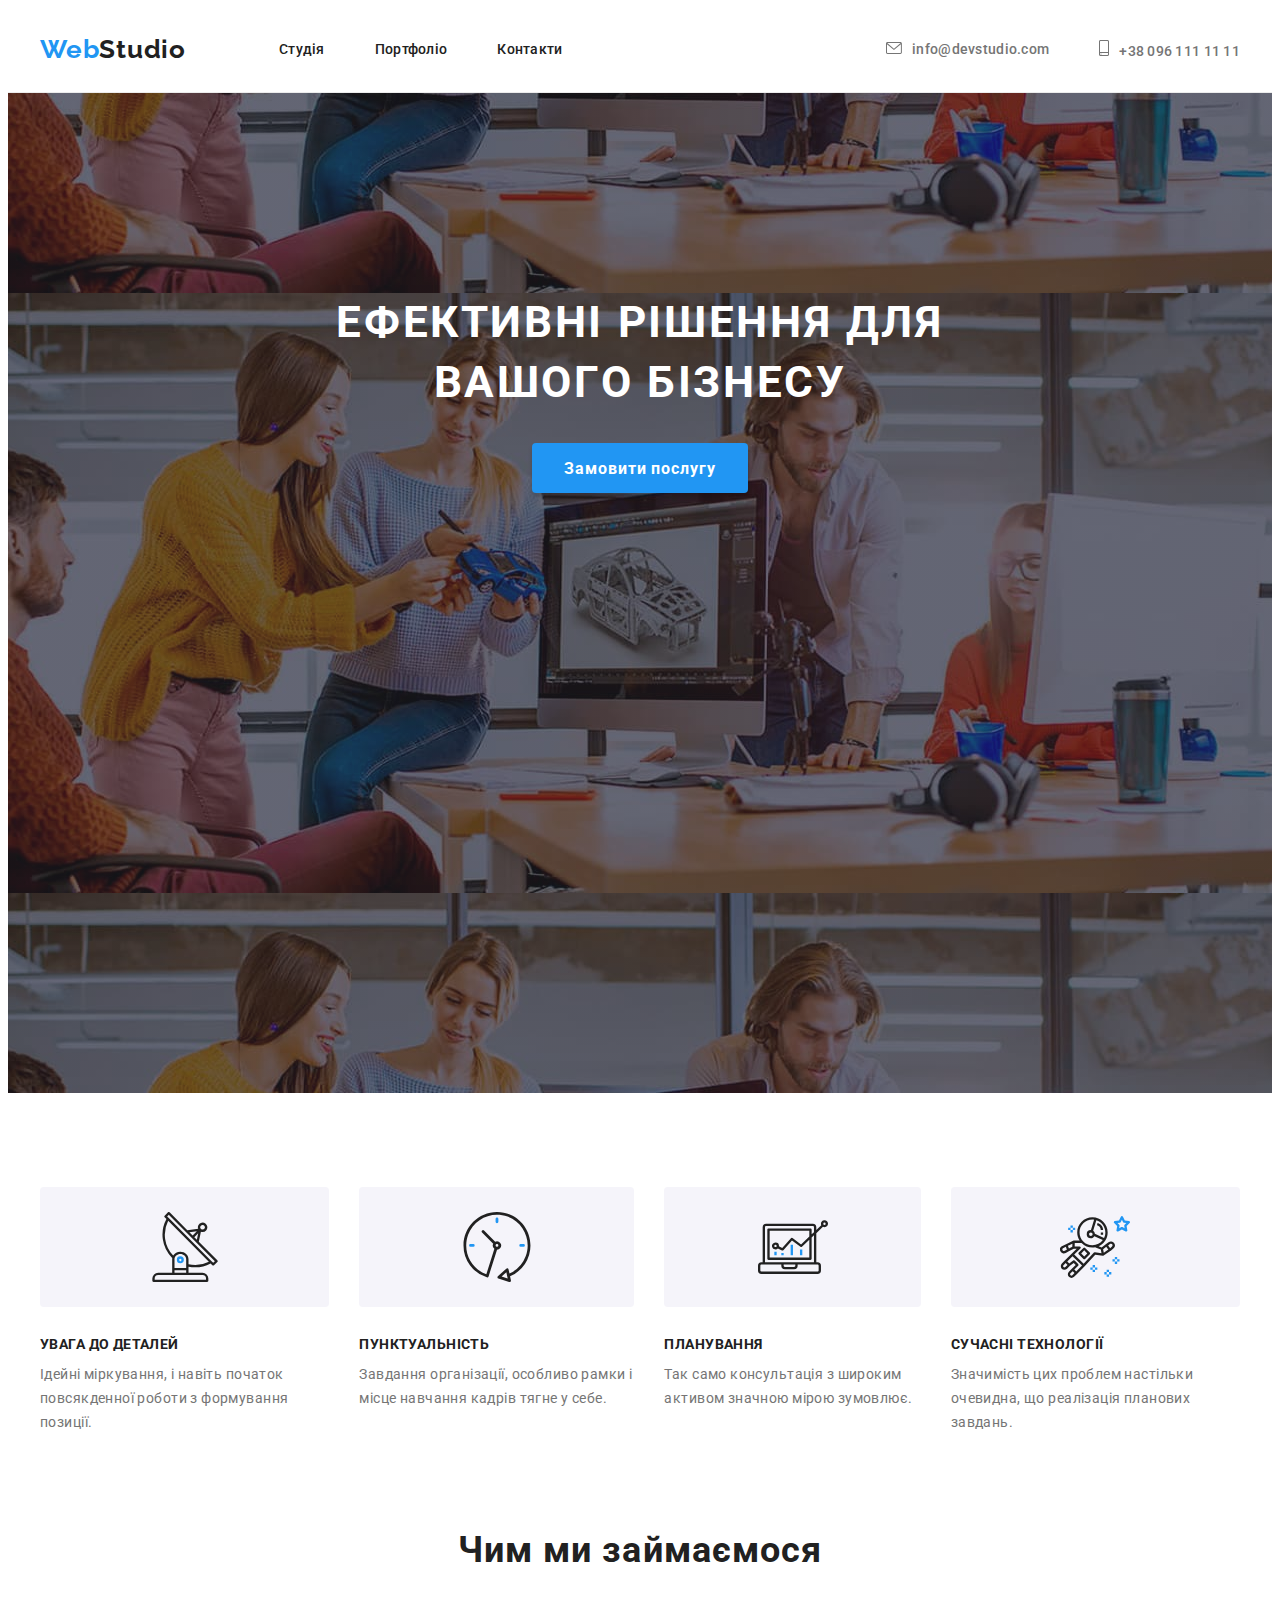
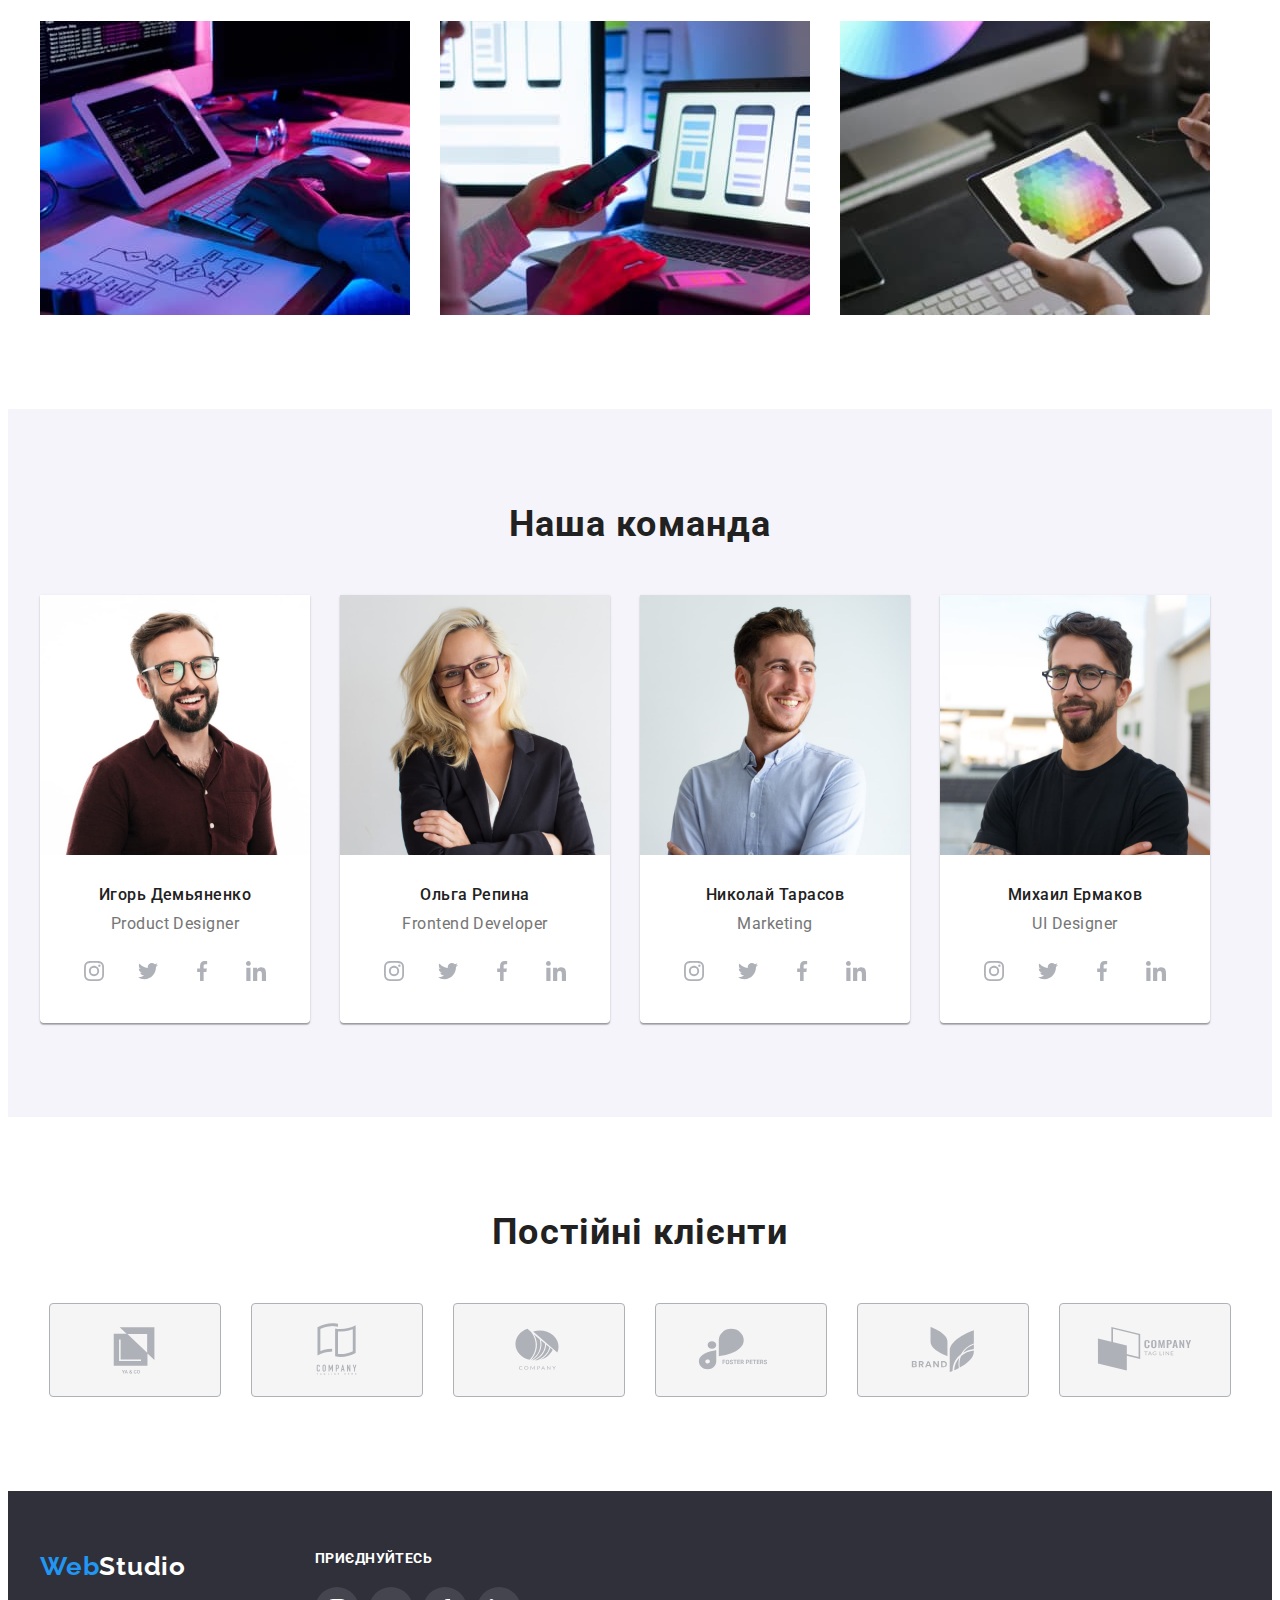
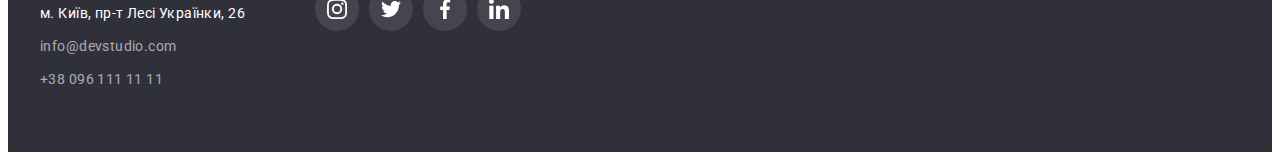
<file: index.html>
<!DOCTYPE html>
<html lang="uk">
  <head>
    <meta charset="UTF-8" />
    <meta http-equiv="X-UA-Compatible" content="IE=edge" />
    <meta name="viewport" content="width=device-width, initial-scale=1.0" />
    <link rel="preconnect" href="https://fonts.googleapis.com" />
    <link rel="preconnect" href="https://fonts.gstatic.com" crossorigin />
    <link
      href="https://fonts.googleapis.com/css2?family=Raleway:wght@700&family=Roboto:wght@400;500;700;900&display=swap"
      rel="stylesheet"
    />
    <title>WebStudio</title>
    <link
      rel="stylesheet"
      href="https://cdnjs.cloudflare.com/ajax/libs/modern-normalize/1.1.0/modern-normalize.min.css"
      integrity="sha512-wpPYUAdjBVSE4KJnH1VR1HeZfpl1ub8YT/NKx4PuQ5NmX2tKuGu6U/JRp5y+Y8XG2tV+wKQpNHVUX03MfMFn9Q=="
      crossorigin="anonymous"
      referrerpolicy="no-referrer"
    />
    <link rel="stylesheet" href="./css/style.css" />
  </head>
  <body>
    <header class="header">
      <div class="container main-nav">
        <nav class="header-nav">
          <a href="./index.html" class="logo link"
            >Web<span style="color: #212121">Studio</span>
          </a>
          <ul class="header-list list">
            <li class="header-item">
              <a href="" class="header-link link">Студія</a>
            </li>
            <li class="header-item">
              <a href="./portfolio.html" class="header-link link">Портфоліо</a>
            </li>
            <li class="header-item">
              <a href="" class="header-link link">Контакти</a>
            </li>
          </ul>
        </nav>
        <ul class="header-contact-list list">
          <li class="item">
            <a href="malito:info@devstudio.com" class="header-contact">
              <svg class="mail-icon" width="16" height="12">
                <use href="./images/symbol-defs.svg#icon-envelope-1"></use>
              </svg>
              info@devstudio.com
            </a>
          </li>
          <li class="item">
            <a href="tel:+380961111111" class="header-contact">
              <svg class="mail-icon" width="10" height="16">
                <use href="./images/symbol-defs.svg#icon-smartphone-1"></use>
              </svg>
              +38 096 111 11 11</a
            >
          </li>
        </ul>
      </div>
    </header>

    <main>
      <section class="hero">
        <div class="container">
          <h1 class="hero-title">Ефективні рішення для вашого бізнесу</h1>
          <button type="button" class="hero-button">Замовити послугу</button>
        </div>
      </section>

      <section class="peculiarities">
        <div class="container">
          <h2 hidden class="peculiarities-tittle">Ососбенности</h2>
          <ul class="peculiarities-list list">
            <li class="peculiarities-item">
              <h3>Увага до деталей</h3>
              <p>
                Ідейні міркування, і навіть початок повсякденної роботи з
                формування позиції.
              </p>
            </li>
            <li class="peculiarities-item">
              <h3>Пунктуальність</h3>
              <p>
                Завдання організації, особливо рамки і місце навчання кадрів
                тягне у себе.
              </p>
            </li>
            <li class="peculiarities-item">
              <h3>Планування</h3>
              <p>
                Так само консультація з широким активом значною мірою зумовлює.
              </p>
            </li>
            <li class="peculiarities-item">
              <h3>Сучасні технології</h3>
              <p>
                Значимість цих проблем настільки очевидна, що реалізація
                планових завдань.
              </p>
            </li>
          </ul>
        </div>
      </section>
      <section class="about">
        <div class="container">
          <h2 class="about-tittle">Чим ми займаємося</h2>
          <ul class="about-list list">
            <li class="about-item">
              <img
                src="./images/img-1.jpg"
                alt="Людина набирає текст проекту"
                width="370"
                height="240"
              />
            </li>
            <li class="about-item">
              <img
                src="./images/img-2.jpg"
                alt="Людина синхронізує ноутбук та мобильний телефон"
                width="370"
                height="240"
              />
            </li>
            <li class="about-item">
              <img
                src="./images/img-3.jpg"
                alt="Людина выбирає колір з палітри"
                width="370"
                height="240"
              />
            </li>
          </ul>
        </div>
      </section>
      <section class="team">
        <div class="container">
          <h2 class="team-tittle">Наша команда</h2>
          <ul class="team-list list">
            <li class="team-item">
              <img
                src="./images/img-4.jpg"
                alt="Світлина працівника Игорь Демьяненко"
                width="270"
              />
              <h3>Игорь Демьяненко</h3>
              <p lang="en" class="team-text">Product Designer</p>
              <ul class="team-soc list">
                <li class="team-soc-icon">
                  <a href="" class="team-soc-link link">
                    <svg class="soc-icon" width="20" height="20">
                      <use href="./images/symbol-defs.svg#icon-instagram"></use>
                    </svg>
                  </a>
                </li>
                <li class="team-soc-icon">
                  <a href="" class="team-soc-link link">
                    <svg class="soc-icon" width="20" height="20">
                      <use href="./images/symbol-defs.svg#icon-twitter"></use>
                    </svg>
                  </a>
                </li>
                <li class="team-soc-icon">
                  <a href="" class="team-soc-link link">
                    <svg class="soc-icon" width="20" height="20">
                      <use href="./images/symbol-defs.svg#icon-facebook"></use>
                    </svg>
                  </a>
                </li>
                <li class="team-soc-icon">
                  <a href="" class="team-soc-link link">
                    <svg class="soc-icon" width="20" height="20">
                      <use href="./images/symbol-defs.svg#icon-linkedin"></use>
                    </svg>
                  </a>
                </li>
              </ul>
            </li>
            <li class="team-item">
              <img
                src="./images/img-5.jpg"
                alt="Світлина працівника Ольга Репина"
                width="270"
              />
              <h3>Ольга Репина</h3>
              <p lang="en" class="team-text">Frontend Developer</p>
              <ul class="team-soc list">
                <li class="team-soc-icon">
                  <a href="" class="team-soc-link link">
                    <svg class="soc-icon" width="20" height="20">
                      <use href="./images/symbol-defs.svg#icon-instagram"></use>
                    </svg>
                  </a>
                </li>
                <li class="team-soc-icon">
                  <a href="" class="team-soc-link link">
                    <svg class="soc-icon" width="20" height="20">
                      <use href="./images/symbol-defs.svg#icon-twitter"></use>
                    </svg>
                  </a>
                </li>
                <li class="team-soc-icon">
                  <a href="" class="team-soc-link link">
                    <svg class="soc-icon" width="20" height="20">
                      <use href="./images/symbol-defs.svg#icon-facebook"></use>
                    </svg>
                  </a>
                </li>
                <li class="team-soc-icon">
                  <a href="" class="team-soc-link link">
                    <svg class="soc-icon" width="20" height="20">
                      <use href="./images/symbol-defs.svg#icon-linkedin"></use>
                    </svg>
                  </a>
                </li>
              </ul>
            </li>
            <li class="team-item">
              <img
                src="./images/img-6.jpg"
                alt="Світлина працівника Николай Тарасов"
                width="270"
              />
              <h3>Николай Тарасов</h3>
              <p lang="en" class="team-text">Marketing</p>
              <ul class="team-soc list">
                <li class="team-soc-icon">
                  <a href="" class="team-soc-link link">
                    <svg class="soc-icon" width="20" height="20">
                      <use href="./images/symbol-defs.svg#icon-instagram"></use>
                    </svg>
                  </a>
                </li>
                <li class="team-soc-icon">
                  <a href="" class="team-soc-link link">
                    <svg class="soc-icon" width="20" height="20">
                      <use href="./images/symbol-defs.svg#icon-twitter"></use>
                    </svg>
                  </a>
                </li>
                <li class="team-soc-icon">
                  <a href="" class="team-soc-link link">
                    <svg class="soc-icon" width="20" height="20">
                      <use href="./images/symbol-defs.svg#icon-facebook"></use>
                    </svg>
                  </a>
                </li>
                <li class="team-soc-icon">
                  <a href="" class="team-soc-link link">
                    <svg class="soc-icon" width="20" height="20">
                      <use href="./images/symbol-defs.svg#icon-linkedin"></use>
                    </svg>
                  </a>
                </li>
              </ul>
            </li>
            <li class="team-item">
              <img
                src="./images/img-7.jpg"
                alt="Світлина працівника Михаил Ермаков"
                width="270"
              />
              <h3>Михаил Ермаков</h3>
              <p lang="en" class="team-text">UI Designer</p>
              <ul class="team-soc list">
                <li class="team-soc-icon">
                  <a href="" class="team-soc-link link">
                    <svg class="soc-icon" width="20" height="20">
                      <use href="./images/symbol-defs.svg#icon-instagram"></use>
                    </svg>
                  </a>
                </li>
                <li class="team-soc-icon">
                  <a href="" class="team-soc-link link">
                    <svg class="soc-icon" width="20" height="20">
                      <use href="./images/symbol-defs.svg#icon-twitter"></use>
                    </svg>
                  </a>
                </li>
                <li class="team-soc-icon">
                  <a href="" class="team-soc-link link">
                    <svg class="soc-icon" width="20" height="20">
                      <use href="./images/symbol-defs.svg#icon-facebook"></use>
                    </svg>
                  </a>
                </li>
                <li class="team-soc-icon">
                  <a href="" class="team-soc-link link">
                    <svg class="soc-icon" width="20" height="20">
                      <use href="./images/symbol-defs.svg#icon-linkedin"></use>
                    </svg>
                  </a>
                </li>
              </ul>
            </li>
          </ul>
        </div>
      </section>

      <section class="clients">
        <div class="container">
          <h2 class="clients-tittle">Постійні клієнти</h2>
          <ul class="clients-list list">
            <li class="client-item">
              <a href="" class="client-link link">
                <svg class="client-icon" width="106" height="60">
                  <use href="./images/symbol-defs.svg#icon-Logo-11"></use>
                </svg>
              </a>
            </li>
            <li class="client-item">
              <a href="" class="client-link link">
                <svg class="client-icon" width="106" height="60">
                  <use href="./images/symbol-defs.svg#icon-Logo-1"></use>
                </svg>
              </a>
            </li>
            <li class="client-item">
              <a href="" class="client-link link">
                <svg class="client-icon" width="106" height="60">
                  <use href="./images/symbol-defs.svg#icon-Logo-2"></use>
                </svg>
              </a>
            </li>
            <li class="client-item">
              <a href="" class="client-link link">
                <svg class="client-icon" width="106" height="60">
                  <use href="./images/symbol-defs.svg#icon-Logo-3"></use>
                </svg>
              </a>
            </li>
            <li class="client-item">
              <a href="" class="client-link link">
                <svg class="client-icon" width="106" height="60">
                  <use href="./images/symbol-defs.svg#icon-Logo-4"></use>
                </svg>
              </a>
            </li>
            <li class="client-item">
              <a href="" class="client-link link">
                <svg class="client-icon" width="106" height="60">
                  <use href="./images/symbol-defs.svg#icon-Logo-6"></use>
                </svg>
              </a>
            </li>
          </ul>
        </div>
      </section>
    </main>
    <footer class="footer">
      <div class="container box-contacts">
        <div class="contacts">
          <a href="./index.html" class="link footer-logo"
            >Web<span style="color: #ffff">Studio</span></a
          >
          <address class="address-soc">
            <ul class="footer-list list">
              <li class="footer-item">
                <a
                  href=" https://goo.gl/maps/LfRihioMRKPNniMt5"
                  target="_blank"
                  class="link"
                >
                  м. Київ, пр-т Лесі Українки, 26</a
                >
              </li>
              <li class="footer-item">
                <a href="malito:info@devstudio.com" class="footer-list link"
                  >info@devstudio.com</a
                >
              </li>
              <li class="footer-item">
                <a href="tel:+380961111111" class="footer-list link">
                  +38 096 111 11 11</a
                >
              </li>
            </ul>
          </address>
        </div>

        <div class="soc">
          <h3>приєднуйтесь</h3>
          <ul class="footer-soc">
            <li class="footer-soc-list list">
              <a href="" class="footer-soc-link link">
                <svg class="footer-icon" width="20" height="20">
                  <use href="./images/symbol-defs.svg#icon-instagram"></use>
                </svg>
              </a>
            </li>
            <li class="footer-soc-list list">
              <a href="" class="footer-soc-link link"
                ><svg class="footer-icon" width="20" height="20">
                  <use href="./images/symbol-defs.svg#icon-twitter"></use>
                </svg>
              </a>
            </li>
            <li class="footer-soc-list list">
              <a href="" class="footer-soc-link link"
                ><svg class="footer-icon" width="20" height="20">
                  <use href="./images/symbol-defs.svg#icon-facebook"></use>
                </svg>
              </a>
            </li>
            <li class="footer-soc-list list">
              <a href="" class="footer-soc-link link"
                ><svg class="footer-icon" width="20" height="20">
                  <use href="./images/symbol-defs.svg#icon-linkedin"></use>
                </svg>
              </a>
            </li>
          </ul>
        </div>
      </div>
    </footer>
  </body>
</html>
</file>
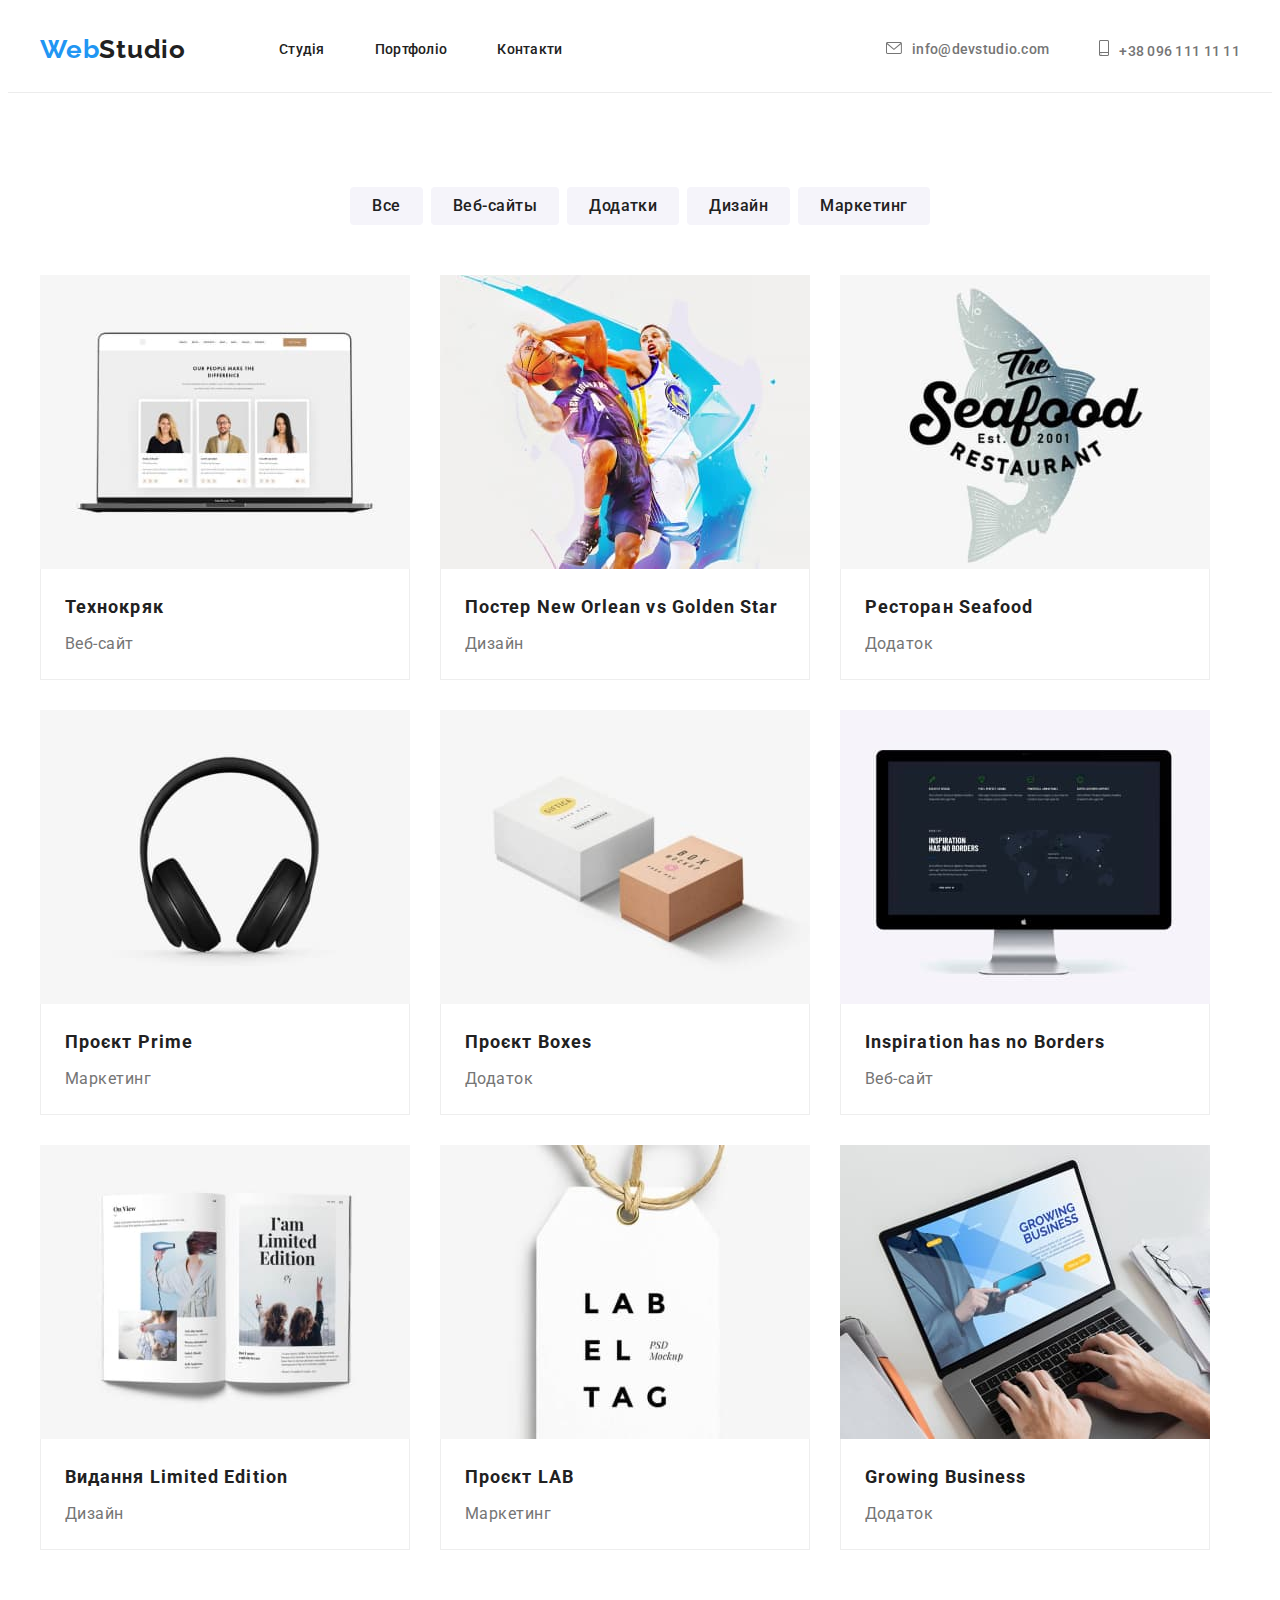
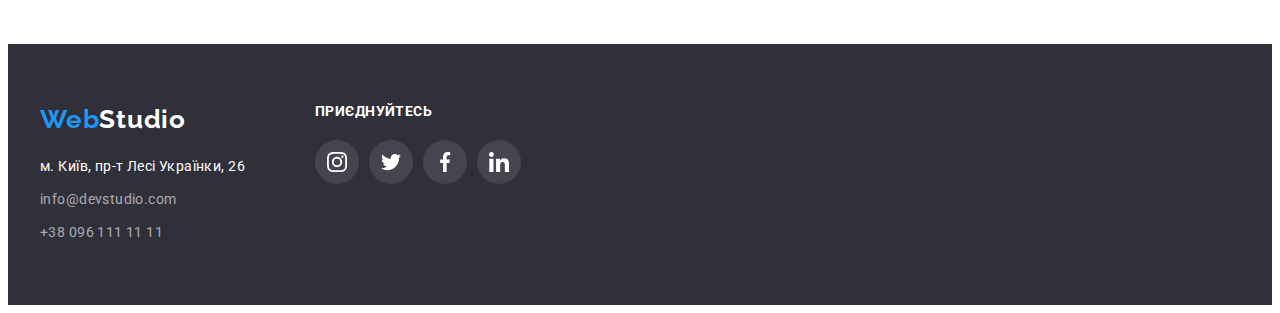
<file: portfolio.html>
<!DOCTYPE html>
<html lang="uk">
  <head>
    <meta charset="UTF-8" />
    <meta http-equiv="X-UA-Compatible" content="IE=edge" />
    <meta name="viewport" content="width=device-width, initial-scale=1.0" />
    <link rel="preconnect" href="https://fonts.googleapis.com" />
    <link rel="preconnect" href="https://fonts.gstatic.com" crossorigin />
    <link
      href="https://fonts.googleapis.com/css2?family=Raleway:wght@700&family=Roboto:wght@400;500;700;900&display=swap"
      rel="stylesheet"
    />
    <title>Портфолио</title>
    <link
      rel="stylesheet"
      href="https://cdnjs.cloudflare.com/ajax/libs/modern-normalize/1.1.0/modern-normalize.min.css"
      integrity="sha512-wpPYUAdjBVSE4KJnH1VR1HeZfpl1ub8YT/NKx4PuQ5NmX2tKuGu6U/JRp5y+Y8XG2tV+wKQpNHVUX03MfMFn9Q=="
      crossorigin="anonymous"
      referrerpolicy="no-referrer"
    />

    <link rel="stylesheet" href="./css/style.css" />
  </head>
  <body>
    <header class="header">
      <div class="container main-nav">
        <nav class="header-nav">
          <a href="./index.html" class="logo link"
            >Web<span style="color: #212121">Studio</span>
          </a>
          <ul class="header-list list">
            <li class="header-item">
              <a href="./index.html" class="header-link link">Студія</a>
            </li>
            <li class="header-item">
              <a href="./portfolio.html" class="header-link link">Портфоліо</a>
            </li>
            <li class="header-item">
              <a href="" class="header-link link">Контакти</a>
            </li>
          </ul>
        </nav>
        <ul class="header-contact-list list">
          <li class="item">
            <a href="malito:info@devstudio.com" class="header-contact">
              <svg class="mail-icon" width="16" height="12">
                <use href="./images/symbol-defs.svg#icon-envelope-1"></use>
              </svg>
              info@devstudio.com
            </a>
          </li>
          <li class="item">
            <a href="tel:+380961111111" class="header-contact">
              <svg class="mail-icon" width="10" height="16">
                <use href="./images/symbol-defs.svg#icon-smartphone-1"></use>
              </svg>
              +38 096 111 11 11</a
            >
          </li>
        </ul>
      </div>
    </header>
    <main>
      <section class="portfolio-list">
        <div class="container portfolio-nav">
          <ul class="list box">
            <li class="portfolio-item">
              <button class="portfolio-button" type="button">Все</button>
            </li>
            <li class="portfolio-item">
              <button class="portfolio-button" type="button">Веб-сайты</button>
            </li>
            <li class="portfolio-item">
              <button class="portfolio-button" type="button">Додатки</button>
            </li>
            <li class="portfolio-item">
              <button class="portfolio-button" type="button">Дизайн</button>
            </li>
            <li class="portfolio-item">
              <button class="portfolio-button" type="button">Маркетинг</button>
            </li>
          </ul>

          <ul class="gallery list">
            <li class="gallery-item">
              <a href="" class="link gallery-link">
                <img src="./images/img-portfolio-1.jpg" alt="Ноутбук" width:
                370px; height: 294px; />
                <div class="text-container">
                  <h2>Технокряк</h2>
                  <p>Веб-сайт</p>
                </div>
              </a>
            </li>
            <li class="gallery-item">
              <a href="" class="link gallery-link">
                <img src="./images/img-portfolio-2.jpg" alt="Два баскетболиста"
                width: 370px; height: 294px; />
                <div class="text-container">
                  <h2>Постер New Orlean vs Golden Star</h2>
                  <p>Дизайн</p>
                </div>
              </a>
            </li>
            <li class="gallery-item">
              <a href="" class="link gallery-link">
                <img src="./images/img-portfolio-3.jpg" alt=" постер ресторана
                Морепродукты"width: 370px; height: 294px; />
                <div class="text-container">
                  <h2>Ресторан Seafood</h2>
                  <p>Додаток</p>
                </div>
              </a>
            </li>
            <li class="gallery-item">
              <a href="" class="link gallery-link">
                <img src="./images/img-portfolio-4.jpg" alt="наушники" width:
                370px; height: 294px; />
                <div class="text-container">
                  <h2>Проєкт Prime</h2>
                  <p>Маркетинг</p>
                </div>
              </a>
            </li>
            <li class="gallery-item">
              <a href="" class="link gallery-link">
                <img src="./images/img-portfolio-5.jpg" alt="Картонные коробки"
                width: 370px; height: 294px; />
                <div class="text-container">
                  <h2>Проєкт Boxes</h2>
                  <p>Додаток</p>
                </div>
              </a>
            </li>
            <li class="gallery-item">
              <a href="" class="link gallery-link">
                <img src="./images/img-portfolio-6.jpg" alt="монитор компьютера"
                width: 370px; height: 294px; />
                <div class="text-container">
                  <h2 lang="en">Inspiration has no Borders</h2>
                  <p>Веб-сайт</p>
                </div>
              </a>
            </li>
            <li class="gallery-item">
              <a href="" class="link gallery-link">
                <img src="./images/img-portfolio-7.jpg" alt="раскрытая книга"
                width: 370px; height: 294px; />
                <div class="text-container">
                  <h2>Видання Limited Edition</h2>
                  <p>Дизайн</p>
                </div>
              </a>
            </li>
            <li class="gallery-item">
              <a href="" class="link gallery-link">
                <img src="./images/img-portfolio-8.jpg" alt=" бирка с буквами"
                width: 370px; height: 294px; />
                <div class="text-container">
                  <h2>Проєкт LAB</h2>
                  <p>Маркетинг</p>
                </div>
              </a>
            </li>
            <li class="gallery-item">
              <a href="" class="link gallery-link">
                <img src="./images/img-portfolio-9.jpg" alt="человек набирает
                текст на клавиатуре ноутбука" width: 370px; height: 294px; />
                <div class="text-container">
                  <h2 lang="en">Growing Business</h2>
                  <p>Додаток</p>
                </div>
              </a>
            </li>
          </ul>
        </div>
      </section>
    </main>
    <footer class="footer">
      <div class="container box-contacts">
        <div class="contacts">
          <a href="./index.html" class="link footer-logo"
            >Web<span style="color: #ffff">Studio</span></a
          >
          <address class="address-soc">
            <ul class="footer-list list">
              <li class="footer-item">
                <a
                  href=" https://goo.gl/maps/LfRihioMRKPNniMt5"
                  target="_blank"
                  class="link"
                >
                  м. Київ, пр-т Лесі Українки, 26</a
                >
              </li>
              <li class="footer-item">
                <a href="malito:info@devstudio.com" class="footer-list link"
                  >info@devstudio.com</a
                >
              </li>
              <li class="footer-item">
                <a href="tel:+380961111111" class="footer-list link">
                  +38 096 111 11 11</a
                >
              </li>
            </ul>
          </address>
        </div>

        <div class="soc">
          <h3>приєднуйтесь</h3>
          <ul class="footer-soc">
            <li class="footer-soc-list list">
              <a href="" class="footer-soc-link link">
                <svg class="footer-icon" widht="20" height="20">
                  <use href="./images/symbol-defs.svg#icon-instagram"></use>
                </svg>
              </a>
            </li>
            <li class="footer-soc-list list">
              <a href="" class="footer-soc-link link"
                ><svg class="footer-icon" widht="20" height="20">
                  <use href="./images/symbol-defs.svg#icon-twitter"></use>
                </svg>
              </a>
            </li>
            <li class="footer-soc-list list">
              <a href="" class="footer-soc-link link"
                ><svg class="footer-icon" widht="20" height="20">
                  <use href="./images/symbol-defs.svg#icon-facebook"></use>
                </svg>
              </a>
            </li>
            <li class="footer-soc-list list">
              <a href="" class="footer-soc-link link"
                ><svg class="footer-icon" widht="20" height="20">
                  <use href="./images/symbol-defs.svg#icon-linkedin"></use>
                </svg>
              </a>
            </li>
          </ul>
        </div>
      </div>
    </footer>
  </body>
</html>
</file>
<file: css/style.css>
:root {
  --main-text-color: #212121;
  --second-text-color: #757575;
  --text-buttom-color: #ffffff;
  --acent-color: #2196f3;
  --bgr-color-acent: #2f303a;
  --bgr-color:#E5E5E5;
  --bgr-second-color :#F5F4FA;
 
}
.link {
  text-decoration: none;
}
.list
{list-style: none; }

body {
  font-family: "Roboto", sans-serif;
  background-color: #fff;}

 p,h1,h2,h3,h4,h5,h6 {
  margin: 0;
 }
 ul, ol{
margin: 0;
padding: 0;}

img {display: block;
  min-width: 100%;
  height: auto;}
  
.logo {
  color: var(--acent-color);
  font-family: Raleway;
  font-style: normal;
  font-weight: 700;
  font-size: 26px;
  line-height: 1.19;
  letter-spacing: 0.03em;

  display: inline-block;
  padding-top: 24px;
  padding-bottom: 25px;
  
}
 
.header{
  background-color: var(--text-buttom-color);
border-bottom: 1px solid #ECECEC;
}
.main-nav{
display: flex;
align-items: center;}

.header-nav{
  display: flex;
}

.header-list{
display: flex;
margin-left: 93px;}


.header-list .header-item:not(:last-child){
  margin-right: 50px;
}
  
.header-link {
  display: block;
  padding-top: 32px;
  padding-bottom: 32px;
  
  color: var(--main-text-color);
  font-weight: 500;
  font-size: 14px;
  line-height: 1.14;
  letter-spacing: 0.02em;
  text-decoration: none;

 
}
.header-link:hover,
.header-link:focus {
  color: var(--acent-color);
}
.header-contact-list {
display: flex;
margin-left: auto;
align-items: center;}

.header-contact-list .item + .item{
  margin-left: 50px; ;
}


.header-contact  {
 display:  flex;
 padding-top: 32px;
 padding-bottom: 32px;
align-items: baseline;

 color:var(--second-text-color);
 font-weight: 500;
 font-size: 14px;
 line-height: 1.14;
 letter-spacing: 0.02em;
 text-decoration: none;

 }

.header-contact:hover, .header-contact:focus{
  color: var(--acent-color);
 }

.mail-icon {
  fill: currentColor;
  margin-right: 10px;
 
}
.container {
  width: 1200px;
  margin-left: auto;
  margin-right: auto;
  padding-left: 15px;
  padding-right: 15px;
 
  }

.hero{
   background-color:var(--bgr-color-acent);
   padding-top: 200px;
   padding-bottom: 200px;
   background-image:linear-gradient(
    rgba(47, 48, 58, 0.4),
   rgba(47, 48, 58, 0.4)
   ),
    url(../images/hero-bg.jpg);
    max-width: 1600px;
    height: 600px;
    margin-right: auto;
    margin-left: auto;
    background-position: center;
}
  .hero>.container{
    
    text-align: center;
  }
.hero-title {
  margin-left: auto;
  margin-right: auto;
  margin-bottom: 30px;
  max-width: 696px;  

  font-size: 44px; 
  line-height: 1.36;
  letter-spacing: 0.06em;
  text-transform: uppercase;
  color: var(--text-buttom-color);
}
  .hero-button {
  min-width: 200px;
  height: 50px;
  padding: 11px 32px;

  border: transparent;
  font-family: "Roboto",sans-serif;
  font-weight: 700;
  font-size: 16px;
  line-height: 1.88;
  color: var(--text-buttom-color);
  text-align: center;
  letter-spacing: 0.06em;
  background: var(--acent-color);
  box-shadow: 0px 4px 4px rgba(0, 0, 0, 0.15);
  border-radius: 4px;
  cursor: pointer;

}
.peculiarities-list{
  display: flex;
  gap: 30px;
 
}
.peculiarities{
  padding-top: 94px;
 
}
.peculiarities-list h3 {
    margin-bottom: 10px;
  font-weight: 700;
  font-size: 14px;
  line-height: 1.14;
  letter-spacing: 0.03em;
  text-transform: uppercase;
  font-family: 'Roboto';
  font-style: normal;
  color:var(--main-text-color);
}
.peculiarities-item::before {
  content: '';
 
  height: 120px;
background-color:#F5F4FA;
  border-radius: 4px;
display: block;
margin-bottom: 30px;
justify-content: center;
background-repeat: no-repeat;
background-position: center;
}
.peculiarities-item:nth-child(1)::before {
background-image: url(../images/antenna.svg);}
.peculiarities-item:nth-child(2)::before {
  background-image: url(../images/clock.svg);
}
.peculiarities-item:nth-child(3)::before {
  background-image: url(../images/diagram.svg);
}
.peculiarities-item:nth-child(4)::before {
  background-image: url(../images/astronaut.svg);
}
.peculiarities-item >p {


  font-family: "Roboto";
  font-style: normal;
  font-weight: 400;
  font-size: 14px;
  line-height: 1.71;
  letter-spacing: 0.03em;
  color: var(--second-text-color);
}
.about-tittle,
.team-tittle,.clients-tittle {
  margin-bottom: 50px;

  font-family: 'Roboto';
  font-style: normal;
  font-weight: 700;
  font-size: 36px;
  line-height: 1.17;
  text-align: center;
  letter-spacing: 0.03em;
  color: var(--main-text-color);
  }

.about {
  padding-top: 94px;
  padding-bottom: 94px;
}
  .about-list{
    display: flex;
    gap: 30px;
}
.about-item{ 
  width: calc((100%-60)/3);
}

.team{
  background-color: var(--bgr-second-color);

  padding-top: 94px;
  padding-bottom: 94px;
}

.team-list{
  display: flex;
}
.team-list .team-item + .team-item{
  margin-left: 30px;
}

.team-list  h3 {
  font-weight: 500;
  font-size: 16px;
  line-height: 1.19;
  letter-spacing: 0.03em;
  color: var(--main-text-color);
}
.team-item{
  background-color: #ffffff;
  border-radius: 0px 0px 4px 4px;
  box-shadow: 0px 1px 3px rgba(0, 0, 0, 0.12), 0px 1px 1px rgba(0, 0, 0, 0.14), 0px 2px 1px rgba(0, 0, 0, 0.2);
}
.team-item p {
  margin-bottom: 16px;

  text-align: center;
    font-style: normal;
    font-weight: 400;
    font-size: 16px;
    line-height: 1.19;
    letter-spacing: 0.03em;
    color: var(--second-text-color);
}
.team-item h3{
  padding-top: 30px;
  margin-bottom: 10px;

  font-family: 'Roboto';
    font-style: normal;
    font-weight: 500;
    font-size: 16px;
    line-height: 1.19;
    text-align: center;
    letter-spacing: 0.03em;
}
.team-soc{
  display: flex;
  justify-content: center;
  gap: 10px;
  padding-bottom: 30px;
}

.soc-icon{
  fill: #AFB1B8;
}
.team-soc-link{
  width: 44px;
  height: 44px;
 border-radius:  50%;
 display: flex;
 align-items: center;
 justify-content: center;
 background-color:transparent
}
.team-soc-link:hover, .team-soc-link:focus{
  background-color: #2196f3;
}

.team-soc-link:hover .soc-icon{
  fill: #fff;
}

.team-soc-link:focus .soc-icon {
  fill: #fff;
}
.clients{
  padding-top: 94px;
  padding-bottom: 94px;
}

.clients-list{
  display: flex;
  justify-content: center;
  gap: 30px;
}

.client-link {
  display: flex;
  justify-content: center;
  align-items: center;
  /* padding: 16px 32px; */
  width: 170px;
  height: 92px;
  background-color: #F5F5F5;;
  border: 1px solid #AFB1B8;
  border-radius: 4px;
}
.client-link:hover{
  border-color:  #2196F3;
}

.client-link:hover .client-icon{
  fill:#2196F3; ;
}
.client-icon{
  fill: #AFB1B8;
}
.footer {
  background-color: var(--bgr-color-acent);
  padding-top: 60px;
  padding-bottom: 60px;
}
.footer-logo {
 display: block;
 margin-bottom: 20px;
 
color: var(--acent-color);
font-family: Raleway;
font-style: normal;
font-weight: 700;
font-size: 26px;
line-height: 1.19;
letter-spacing: 0.03em;}


  .footer-item>a {
  font-style: normal;
  font-size: 14px;
  line-height: 1.71;
  letter-spacing: 0.03em;
  color: rgba(255, 255, 255, 0.6);
  }

 .footer-list:hover,.footer-list:focus{
  color: var(--acent-color);
 }
 .footer-item:nth-child(n+2) {
  margin-top: 9px;
 }

a[href=" https://goo.gl/maps/LfRihioMRKPNniMt5"]
{
  color: var(--text-buttom-color);
  font-style: normal;
  font-weight: 400;
  font-size: 14px;
  line-height: 1.71;
  letter-spacing: 0.03em;
}
a[href=" https://goo.gl/maps/LfRihioMRKPNniMt5"]:hover{
  color:var(--acent-color);
}
.footer-soc{
  display: flex;
  justify-content: start;
  gap: 10px;
}
.footer-soc-link{
  width: 44px;
  height: 44px;
  border-radius: 50%;
  display: flex;
  align-items: center;
  justify-content: center;
  background-color: rgba(255, 255, 255, 0.1);

}
.footer-soc-link:hover, .footer-soc-link:focus{
  background-color: #2196F3;
}
.footer-icon{
  fill: #FFFFFF;
}
.soc>h3{
  font-style: normal;
  font-weight: 700;
  font-size: 14px;
  line-height: 1.14;
  letter-spacing: 0.03em;
  text-transform: uppercase;

  color: #FFFFFF;
  margin-bottom: 20px;
}
.box-contacts{
display: flex;
}
.contacts{
  margin-right: 70px;
}
.portfolio-list{
  padding-top: 94px;
  padding-bottom: 94px;
}

.box {
  display: flex;
  justify-content: center;
  margin-bottom: 50px;
}

.portfolio-item:nth-child(n+2) {
  margin-left: 8px;
}

.portfolio-button {
  padding: 6px 22px;

  font-family: 'Roboto';
  font-style: normal;
  font-weight: 500;
  font-size: 16px;
  line-height: 1.62;
  text-align: center;
  letter-spacing: 0.03em;
  color: var(--main-text-color);
  background: #F5F4FA;
  border: transparent;
  border-radius: 4px;
  cursor: pointer;
}

.portfolio-button:hover,
.portfolio-button:focus {
  color: var(--text-buttom-color);
  background-color: var(--acent-color);
  box-shadow: 0px 3px 1px rgba(0, 0, 0, 0.1), 0px 1px 2px rgba(0, 0, 0, 0.08), 0px 2px 2px rgba(0, 0, 0, 0.12);
  }

.text-container p {
   font-style: normal;
  font-weight: 400;
  font-size: 16px;
  line-height: 1.88;
  letter-spacing: 0.03em;
  color: var(--second-text-color)
}

.text-container h2 {
  margin-bottom: 4px;

  font-style: normal;
  font-weight: 700;
  font-size: 18px;
  line-height: 2;
  letter-spacing: 0.06em;
  color: var(--main-text-color);
}

.gallery {
  display: flex;
  flex-wrap: wrap;
  gap: 30px;
}
.gallery-link{
  display: block;
}

.gallery-link:hover{
  box-shadow: 0px 1px 1px rgba(0, 0, 0, 0.12), 0px 4px 4px rgba(0, 0, 0, 0.06), 1px 4px 6px rgba(0, 0, 0, 0.16);
}

.text-container{
flex-basis: calc((100%-60px)/3);
border-bottom: 1px solid #EEEEEE;
border-right:1px solid #EEEEEE ;
border-left: 1px solid #EEEEEE ;
padding: 20px 24px;
}
</file>
